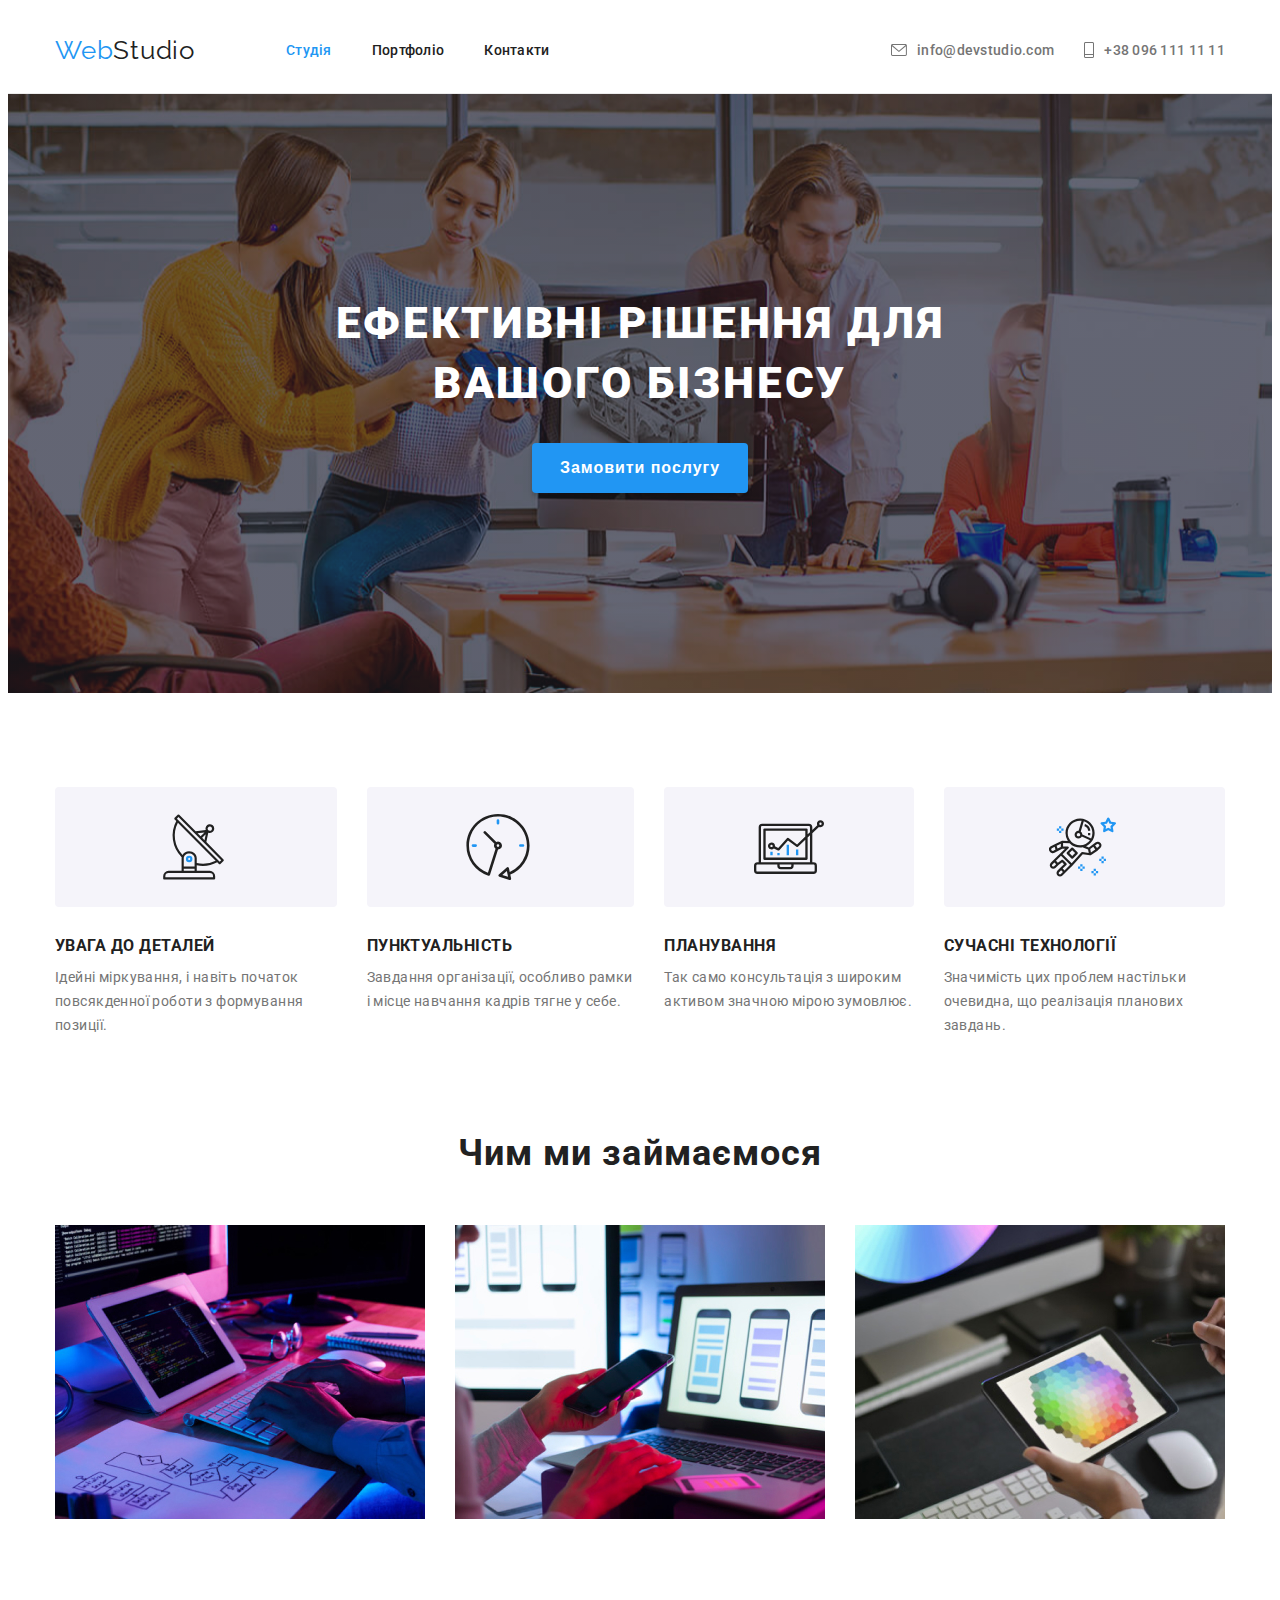
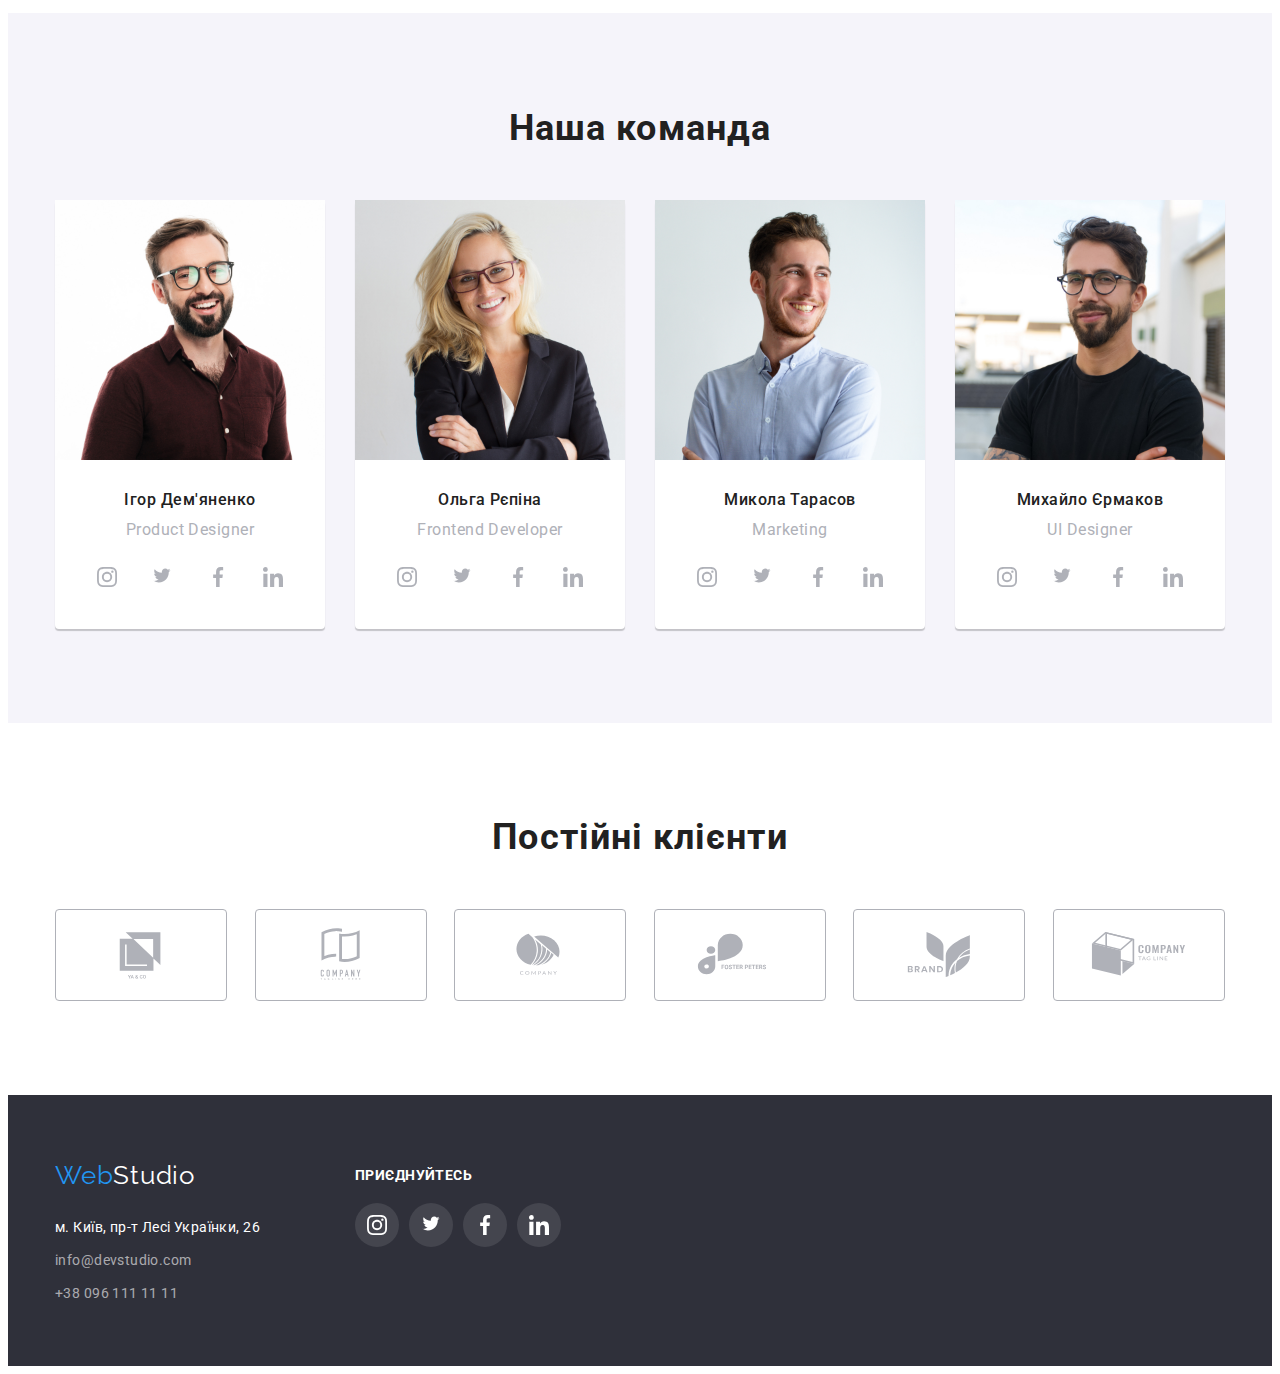
<file: index.html>
<!DOCTYPE html>
<html lang="uk">

<head>
    <meta charset="UTF-8">
    <meta http-equiv="X-UA-Compatible" content="IE=edge">
    <meta name="viewport" content="width=device-width, initial-scale=1.0">
    <title>WebStudio</title>
    <link rel="preconnect" href="https://fonts.googleapis.com">
    <link rel="preconnect" href="https://fonts.gstatic.com" crossorigin>
    <link
        href="https://fonts.googleapis.com/css2?family=Raleway:wght@700&family=Roboto:wght@400;500;700;900&display=swap"
        rel="stylesheet">
    <link rel="stylesheet" href="https://cdnjs.cloudflare.com/ajax/libs/modern-normalize/1.1.0/modern-normalize.min.css"
        integrity="sha512-wpPYUAdjBVSE4KJnH1VR1HeZfpl1ub8YT/NKx4PuQ5NmX2tKuGu6U/JRp5y+Y8XG2tV+wKQpNHVUX03MfMFn9Q=="
        crossorigin="anonymous" referrerpolicy="no-referrer" />
    <link rel="stylesheet" href="./css/styles.css">
</head>

<body>
    <header class="header">
        <div class="container header-content">
            <nav class="menu-link">
                <a href="./index.html" class="logo"><span class="blue">Web</span>Studio</a>
                <ul class="head-list">
                    <li class="list-nav"><a href="/goit-markup-hw-04/index.html" class="link active">Студія</a></li>
                    <li class="list-nav"><a href="/goit-markup-hw-04/portfolio.html" class="link">Портфоліо</a></li>
                    <li class="list-nav"><a href="" class="link">Контакти</a></li>
                </ul>
            </nav>

            <ul class="contacts">
                <li class="contacts-link">
                    <a href="mailto:info@devstudio.com" class="contact-link link">
                        <svg class="contact-icon envelope-contact">
                            <use href="./images/spite.svg#icon-envelope" width="16px" height="12px"></use>
                        </svg><span>info@devstudio.com</span></a>
                </li>
                <li class="contacts-link">
                    <a href="tel:+380961111111" class="contact-link link">
                        <svg class="contact-icon phone-contact">
                            <use href="./images/spite.svg#icon-mobile" width="10px" height="16px"></use>
                        </svg><span>+38 096 111 11 11</span></a>
                </li>
            </ul>
        </div>

    </header>


    <main>
        <!-- Ефективні рішення для вашого бізнесу -->
        <section class="interest hero">
            <div class="container">
                <h1 class="hero-title">Ефективні рішення для вашого бізнесу</h1>
                <button type="button" class="service">Замовити послугу</button>
            </div>
        </section>

        <!-- Чим ми займаємося -->
        <section class="work-section">
            <div class="container">
                <h2 class="hidden">Плюси</h2>
                <ul class="work">
                    <li class="work-list">
                        <div class="work-preview">
                            <svg class="work-icon">
                                <use href="./images/spite.svg#icon-antenna" width="65px" height="70px"></use>
                            </svg>
                        </div>
                        <h3 class="work-title">УВАГА ДО ДЕТАЛЕЙ</h3>
                        <p class="work-text">Ідейні міркування, і навіть початок повсякденної роботи з формування
                            позиції.
                        </p>
                    </li>
                    <li class="work-list">
                        <div class="work-preview">
                            <svg class="work-icon">
                                <use href="./images/spite.svg#icon-clock" width="66px" height="70px"></use>
                            </svg>
                        </div>
                        <h3 class="work-title">ПУНКТУАЛЬНІСТЬ</h3>
                        <p class="work-text">Завдання організації, особливо рамки і місце навчання кадрів тягне у себе.
                        </p>
                    </li>
                    <li class="work-list">
                        <div class="work-preview">
                            <svg class="work-icon">
                                <use href="./images/spite.svg#icon-diagram" width="70px" height="70px"></use>
                            </svg>
                        </div>
                        <h3 class="work-title">ПЛАНУВАННЯ</h3>
                        <p class="work-text">Так само консультація з широким активом значною мірою зумовлює.</p>
                    </li>
                    <li class="work-list">
                        <div class="work-preview">
                            <svg class="work-icon">
                                <use href="./images/spite.svg#icon-astronaut" width="67px" height="70px"></use>
                            </svg>
                        </div>
                        <h3 class="work-title">СУЧАСНІ ТЕХНОЛОГІЇ</h3>
                        <p class="work-text">Значимість цих проблем настільки очевидна, що реалізація планових завдань.
                        </p>
                    </li>
                </ul>
            </div>
        </section>
        <section class="interest">
            <div class="container">
                <h2 class="examples-title">Чим ми займаємося</h2>
                <ul class="examples-list">
                    <li class="examples-list-li"><img src="./images/direction1.jpg" alt="напрям один" width="370"></li>
                    <li class="examples-list-li"><img src="./images/direction2.jpg" alt="напрям два" width="370"></li>
                    <li class="examples-list-li"><img src="./images/direction3.jpg" alt="напрям три" width="370"></li>
                </ul>
            </div>
        </section>

        <!-- Наша команда -->
        <section class="our-team interest">
            <div class="container">
                <h2 class="section-title">Наша команда</h2>
                <ul class="best-team">
                    <li class="best-team-item">

                        <img src="./images/igor.jpg" alt="перший член команди" width="270">
                        <div class="best-team-descr">
                            <h3 class="name">Ігор Дем'яненко</h3>
                            <p class="profession" lang="en">Product Designer</p>
                            <ul class="reset-list team-device">
                                <li>
                                    <a href="" class="apps">
                                        <svg class="team-application">
                                            <use href="./images/spite.svg#icon-instagram" width="20px" height="20px">
                                            </use>
                                        </svg>
                                    </a>
                                </li>
                                <li>
                                    <a href="" class="apps">
                                        <svg class="team-application">
                                            <use href="./images/spite.svg#icon-twitter" width="20" height="17"></use>
                                        </svg>
                                    </a>
                                </li>
                                <li>
                                    <a href="" class="apps">
                                        <svg class="team-application">
                                            <use href="./images/spite.svg#icon-facebook" width="20px" height="20"></use>
                                        </svg>
                                    </a>
                                </li>
                                <li>
                                    <a href="" class="apps">
                                        <svg class="team-application">
                                            <use href="./images/spite.svg#icon-linkedin" width="20" height="20"></use>
                                        </svg>
                                    </a>
                                </li>
                            </ul>
                        </div>
                    </li>


                    <li class="best-team-item">
                        <img src="./images/olga.jpg" alt="другий член команди" width="270">
                        <div class="best-team-descr">
                            <h3 class="name">Ольга Рєпіна</h3>
                            <p class="profession">Frontend Developer</p>
                            <ul class="reset-list team-device">
                                <li>
                                    <a href="" class="apps">
                                        <svg class="team-application">
                                            <use href="./images/spite.svg#icon-instagram" width="20px" height="20px">
                                            </use>
                                        </svg>
                                    </a>
                                </li>
                                <li>
                                    <a href="" class="apps">
                                        <svg class="team-application">
                                            <use href="./images/spite.svg#icon-twitter" width="20" height="17"></use>
                                        </svg>
                                    </a>
                                </li>
                                <li>
                                    <a href="" class="apps">
                                        <svg class="team-application">
                                            <use href="./images/spite.svg#icon-facebook" width="20px" height="20"></use>
                                        </svg>
                                    </a>
                                </li>
                                <li>
                                    <a href="" class="apps">
                                        <svg class="team-application">
                                            <use href="./images/spite.svg#icon-linkedin" width="20" height="20"></use>
                                        </svg>
                                    </a>
                                </li>
                            </ul>
                        </div>
                    </li>
                    <li class="best-team-item">
                        <img src="./images/mykola.jpg" alt="третій член команди" width="270">
                        <div class="best-team-descr">
                            <h3 class="name">Микола Тарасов</h3>
                            <p class="profession" lang="en">Marketing</p>
                            <ul class="reset-list team-device">
                                <li>
                                    <a href="" class="apps">
                                        <svg class="team-application">
                                            <use href="./images/spite.svg#icon-instagram" width="20px" height="20px">
                                            </use>
                                        </svg>
                                    </a>
                                </li>
                                <li>
                                    <a href="" class="apps">
                                        <svg class="team-application">
                                            <use href="./images/spite.svg#icon-twitter" width="20" height="17"></use>
                                        </svg>
                                    </a>
                                </li>
                                <li>
                                    <a href="" class="apps">
                                        <svg class="team-application">
                                            <use href="./images/spite.svg#icon-facebook" width="20px" height="20"></use>
                                        </svg>
                                    </a>
                                </li>
                                <li>
                                    <a href="" class="apps">
                                        <svg class="team-application">
                                            <use href="./images/spite.svg#icon-linkedin" width="20" height="20"></use>
                                        </svg>
                                    </a>
                                </li>
                            </ul>
                        </div>
                    </li>
                    <li class="best-team-item">
                        <img src="./images/mykhailo.jpg" alt="четвертий член команди" width="270">
                        <div class="best-team-descr">
                            <h3 class="name">Михайло Єрмаков</h3>
                            <p class="profession" lang="en">UI Designer</p>
                            <ul class="reset-list team-device">
                                <li>
                                    <a href="" class="apps">
                                        <svg class="team-application">
                                            <use href="./images/spite.svg#icon-instagram" width="20px" height="20px">
                                            </use>
                                        </svg>
                                    </a>
                                </li>
                                <li>
                                    <a href="" class="apps">
                                        <svg class="team-application">
                                            <use href="./images/spite.svg#icon-twitter" width="20" height="17"></use>
                                        </svg>
                                    </a>
                                </li>
                                <li>
                                    <a href="" class="apps">
                                        <svg class="team-application">
                                            <use href="./images/spite.svg#icon-facebook" width="20px" height="20"></use>
                                        </svg>
                                    </a>
                                </li>
                                <li>
                                    <a href="" class="apps">
                                        <svg class="team-application">
                                            <use href="./images/spite.svg#icon-linkedin" width="20" height="20"></use>
                                        </svg>
                                    </a>
                                </li>
                            </ul>
                        </div>
                    </li>
                </ul>
            </div>
        </section>
        <!-- Постійні клієнти -->
        <section class="clients">
            <div class="container">
                <h2 class="clients-regular">Постійні клієнти</h2>
                <ul class="reset-list clients-picture">
                    <li class="clients-descr">
                        <a href="" class="clients-company">
                            <svg class="clients-name">
                                <use href="./images/spite.svg#icon-yaco" width="106" height="60"></use>
                            </svg>

                        </a>
                    </li>

                    <li class="clients-descr">
                        <a href="" class="clients-company">
                            <svg class="clients-name">
                                <use href="./images/spite.svg#icon-tagline" width="106" height="60"></use>
                            </svg>
                        </a>
                    </li>
                    <li class="clients-descr">
                        <a href="" class="clients-company">
                            <svg class="clients-name">
                                <use href="./images/spite.svg#icon-company" width="106" height="60"></use>
                            </svg>
                        </a>
                    </li>
                    <li class="clients-descr">
                        <a href="" class="clients-company">
                            <svg class="clients-name">
                                <use href="./images/spite.svg#icon-foster" width="106" height="60"></use>
                            </svg>
                        </a>
                    </li>
                    <li class="clients-descr">
                        <a href="" class="clients-company">
                            <svg class="clients-name">
                                <use href="./images/spite.svg#icon-brand" width="106" height="60"></use>
                            </svg>
                        </a>
                    </li>
                    <li class="clients-descr">
                        <a href="" class="clients-company">
                            <svg class="clients-name">
                                <use href="./images/spite.svg#icon-companytagline" width="106" height="60"></use>
                            </svg>
                        </a>
                    </li>

                </ul>
            </div>
        </section>
    </main>
    <footer class="footer">
        <div class="container footer-wrapper">
            <div class="footer-option">
                <a href="./index.html" class="logo-footer"><span class="blue">Web</span>Studio</a>
                <address>

                    <ul class="footer-list">
                        <li class="footer-list-item">
                            <a href="https://www.google.com/maps/place/%D0%9B%D0%B5%D1%81%D0%B8+%D0%A3%D0%BA%D1%80%D0%B0%D0%B8%D0%BD%D0%BA%D0%B8+7/@50.4340225,30.5316546,17z/data=!3m1!4b1!4m5!3m4!1s0x40d4cfd612e83011:0x87edecf81f4151b6!8m2!3d50.4340225!4d30.5316546"
                                class="footer-list">м.
                                Київ, пр-т Лесі Українки, 26</a>
                        </li>
                        <li class="footer-list-item">
                            <a href="mailto:info@devstudio.com" class="footer-nav">info@devstudio.com</a>
                        </li>
                        <li class="footer-list-item">
                            <a href="tel:+380961111111" class="footer-nav">+38 096 111 11 11</a>
                        </li>
                    </ul>
                </address>
            </div>
            <div class="footer-apps">
                <p class="enjoy">приєднуйтесь</p>
                <ul class="reset-list footer-list-nav">
                    <li>
                        <a href="" class="apps social-apps">
                            <svg class="team-application">
                                <use href="./images/spite.svg#icon-instagram" width="20px" height="20px"></use>
                            </svg>
                        </a>
                    </li>
                    <li>
                        <a href="" class="apps social-apps">
                            <svg class="team-application">
                                <use href="./images/spite.svg#icon-twitter" width="20" height="17"></use>
                            </svg>
                        </a>
                    </li>
                    <li>
                        <a href="" class="apps social-apps">
                            <svg class="team-application">
                                <use href="./images/spite.svg#icon-facebook" width="20px" height="20"></use>
                            </svg>
                        </a>
                    </li>
                    <li>
                        <a href="" class="apps social-apps">
                            <svg class="team-application">
                                <use href="./images/spite.svg#icon-linkedin" width="20" height="20"></use>
                            </svg>
                        </a>
                    </li>
                </ul>
            </div>

        </div>

    </footer>
</body>

</html>
</file>
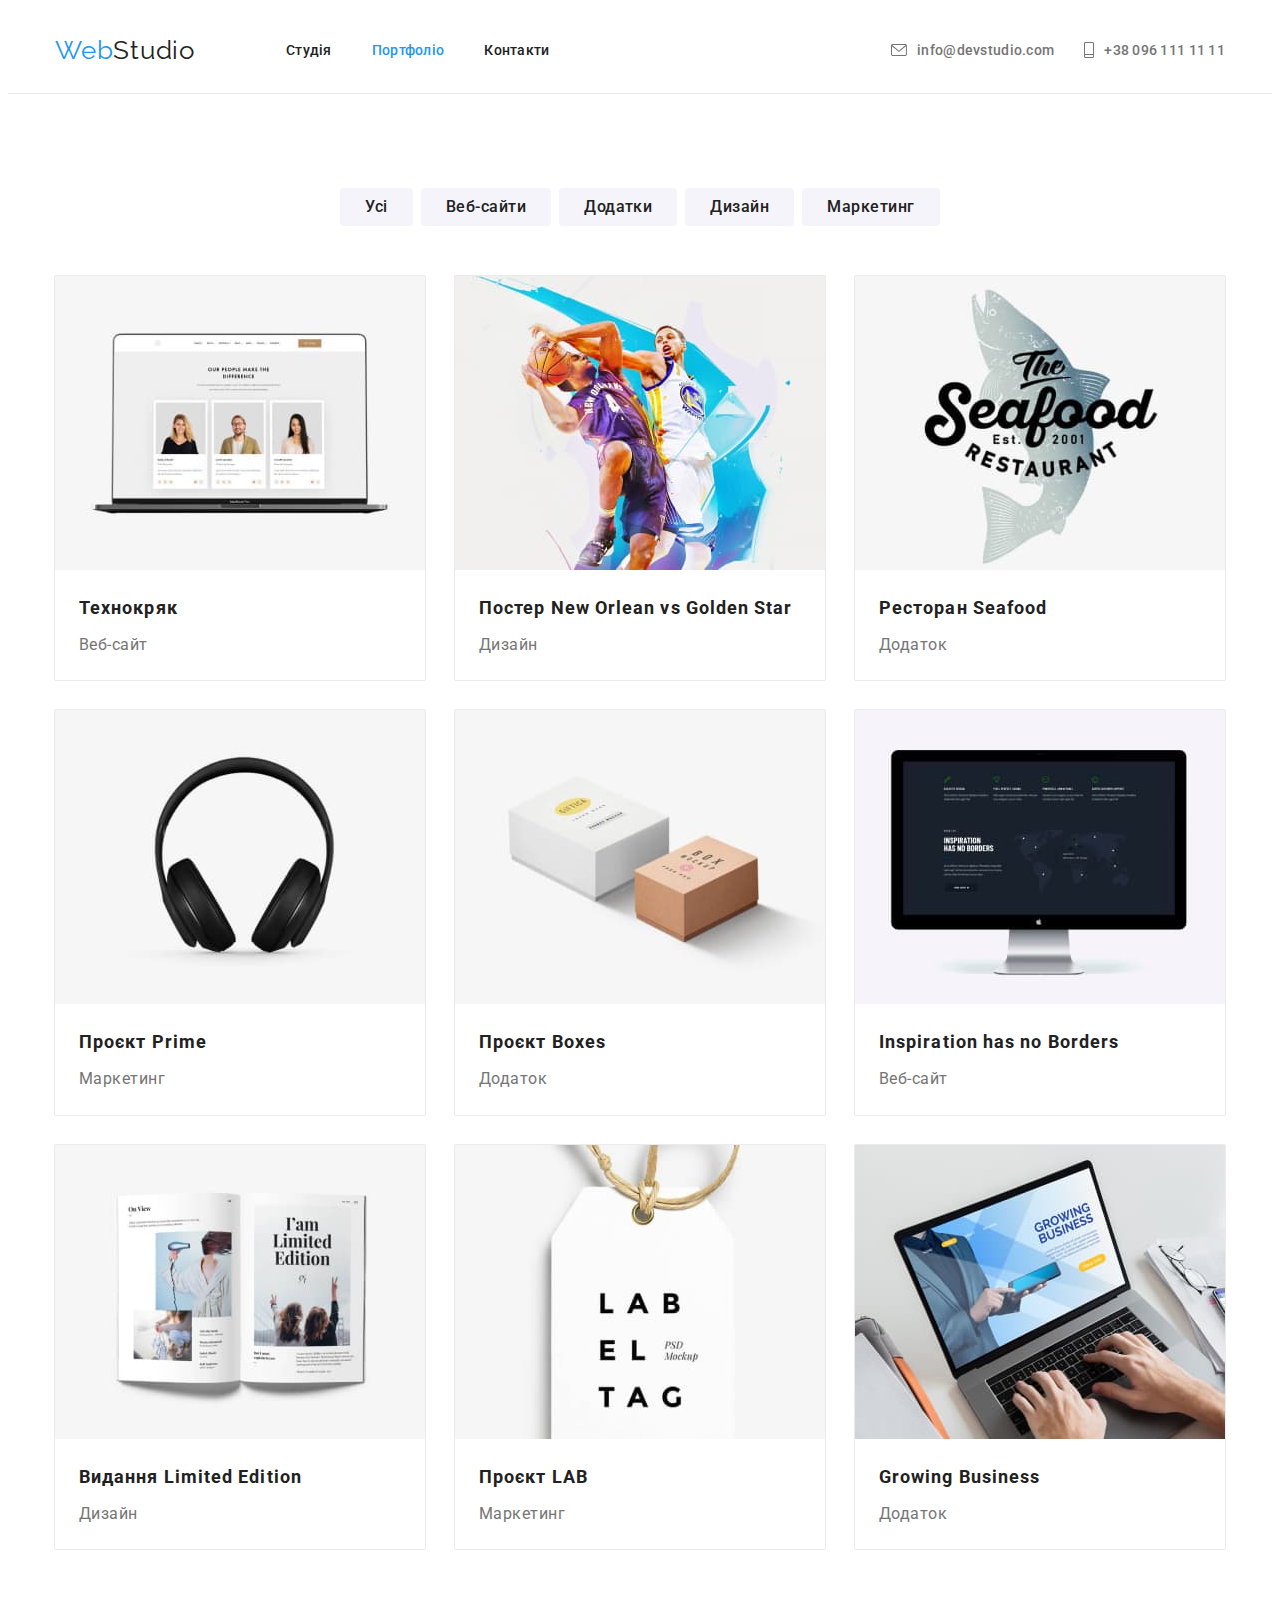
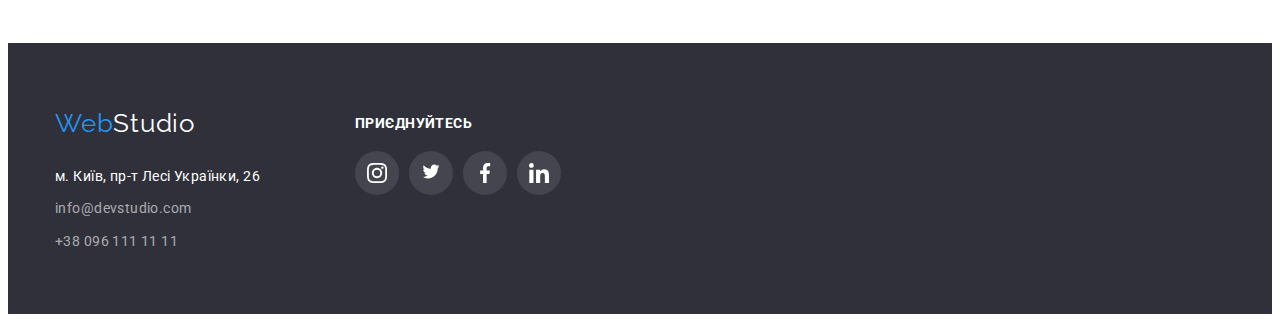
<file: portfolio.html>
<!DOCTYPE html>
<html lang="uk">

<head>
    <meta charset="UTF-8">
    <meta http-equiv="X-UA-Compatible" content="IE=edge">
    <meta name="viewport" content="width=device-width, initial-scale=1.0">
    <title>WebStudio</title>
    <link rel="preconnect" href="https://fonts.googleapis.com">
    <link rel="preconnect" href="https://fonts.gstatic.com" crossorigin>
    <link
        href="https://fonts.googleapis.com/css2?family=Raleway:wght@700&family=Roboto:wght@400;500;700;900&display=swap"
        rel="stylesheet">
    <link rel="stylesheet" href="https://cdnjs.cloudflare.com/ajax/libs/modern-normalize/1.1.0/modern-normalize.min.css"
        integrity="sha512-wpPYUAdjBVSE4KJnH1VR1HeZfpl1ub8YT/NKx4PuQ5NmX2tKuGu6U/JRp5y+Y8XG2tV+wKQpNHVUX03MfMFn9Q=="
        crossorigin="anonymous" referrerpolicy="no-referrer" />
    <link rel="stylesheet" href="./css/styles.css">
</head>

<body>

    <header class="header">
        <div class="container header-content">
            <nav class="menu-link">
                <a href="./index.html" class="logo"><span class="blue">Web</span>Studio</a>
                <ul class="head-list">
                    <li class="list-nav"><a href="/goit-markup-hw-04/index.html" class="link ">Студія</a></li>
                    <li class="list-nav"><a href="/goit-markup-hw-04/portfolio.html" class="link active">Портфоліо</a>
                    </li>
                    <li class="list-nav"><a href="" class="link">Контакти</a></li>
                </ul>
            </nav>

            <ul class="contacts">
                <li class="contacts-link">
                    <a href="mailto:info@devstudio.com" class="contact-link link">
                        <svg class="contact-icon envelope-contact">
                            <use href="./images/spite.svg#icon-envelope" width="16px" height="12px"></use>
                        </svg><span>info@devstudio.com</span></a>
                </li>
                <li class="contacts-link">
                    <a href="tel:+380961111111" class="contact-link link">
                        <svg class="contact-icon phone-contact">
                            <use href="./images/spite.svg#icon-mobile" width="10px" height="16px"></use>
                        </svg><span>+38 096 111 11 11</span></a>
                </li>
            </ul>
        </div>

    </header>



    <main>

        <section class="interest">
            <div class="container">
                <h1 class="hidden">Портфоліо</h1>
                <ul class="reset-list filter">
                    <li><button type="button" class="menu-button">Усі</button></li>
                    <li><button type="button" class="menu-button">Веб-сайти</button></li>
                    <li><button type="button" class="menu-button">Додатки</button></li>
                    <li><button type="button" class="menu-button">Дизайн</button></li>
                    <li><button type="button" class="menu-button">Маркетинг</button></li>
                </ul>

                <ul class="descr">

                    <li class="features">
                        <a class="card" href="">
                            <img src="./images/card1squoosh.jpg" alt="технологія" width="370">
                            <div class="features-descr">
                                <h2 class="title">Технокряк</h2>
                                <p class="menu">Веб-сайт</p>
                            </div>
                        </a>
                    </li>
                    <li class="features"><a class="card" href="">
                            <img src="./images/card2squoosh.jpg" alt="дизайн" width="370">
                            <div class="features-descr">
                                <h2 class="title">Постер New Orlean vs Golden Star</h2>
                                <p class="menu">Дизайн</p>
                            </div>
                        </a></li>
                    <li class="features"><a class="card" href="">
                            <img src="./images/card3squoosh.jpg" alt="ресторан" width="370">
                            <div class="features-descr">
                                <h2 class="title">Ресторан Seafood</h2>
                                <p class="menu">Додаток</p>
                            </div>
                        </a></li>
                    <li class="features"><a class="card" href="">
                            <img src="./images/card4squoosh.jpg" alt="маркетинг" width="370">
                            <div class="features-descr">
                                <h2 class="title">Проєкт Prime</h2>
                                <p class="menu">Маркетинг</p>
                            </div>
                        </a></li>
                    <li class="features"><a class="card" href="">
                            <img src="./images/card5squoosh.jpg" alt="додаток" width="370">
                            <div class="features-descr">
                                <h2 class="title">Проєкт Boxes</h2>
                                <p class="menu">Додаток</p>
                            </div>
                        </a></li>
                    <li class="features"><a class="card" href="">
                            <img src="./images/card6squoosh.jpg" alt="веб-сайт" width="370">
                            <div class="features-descr">
                                <h2 class="title">Inspiration has no Borders</h2>
                                <p class="menu">Веб-сайт</p>
                            </div>
                        </a></li>
                    <li class="features"><a class="card" href="">
                            <img src="./images/card7squoosh.jpg" alt="дизайн" width="370">
                            <div class="features-descr">
                                <h2 class="title">Видання Limited Edition</h2>
                                <p class="menu">Дизайн</p>
                            </div>
                        </a></li>
                    <li class="features"><a class="card" href="">
                            <img src="./images/card8squoosh.jpg" alt="Маркетинг" width="370">
                            <div class="features-descr">
                                <h2 class="title">Проєкт LAB</h2>
                                <p class="menu">Маркетинг</p>
                            </div>
                        </a></li>
                    <li class="features"><a class="card" href="">
                            <img src="./images/card9squoosh.jpg" alt="Додаток" width="370">
                            <div class="features-descr">
                                <h2 class="title">Growing Business</h2>
                                <p class="menu">Додаток</p>
                            </div>
                        </a></li>
                </ul>
            </div>
        </section>
    </main>

    <footer class="footer">
        <div class="container footer-wrapper">
            <div class="footer-option">
                <a href="./index.html" class="logo-footer"><span class="blue">Web</span>Studio</a>
                <address>

                    <ul class="footer-list">
                        <li class="footer-list-item">
                            <a href="https://www.google.com/maps/place/%D0%9B%D0%B5%D1%81%D0%B8+%D0%A3%D0%BA%D1%80%D0%B0%D0%B8%D0%BD%D0%BA%D0%B8+7/@50.4340225,30.5316546,17z/data=!3m1!4b1!4m5!3m4!1s0x40d4cfd612e83011:0x87edecf81f4151b6!8m2!3d50.4340225!4d30.5316546"
                                class="footer-list">м.
                                Київ, пр-т Лесі Українки, 26</a>
                        </li>
                        <li class="footer-list-item">
                            <a href="mailto:info@devstudio.com" class="footer-nav">info@devstudio.com</a>
                        </li>
                        <li class="footer-list-item">
                            <a href="tel:+380961111111" class="footer-nav">+38 096 111 11 11</a>
                        </li>
                    </ul>
                </address>
            </div>
            <div class="footer-apps">
                <p class="enjoy">приєднуйтесь</p>
                <ul class="reset-list footer-list-nav">
                    <li>
                        <a href="" class="apps social-apps">
                            <svg class="team-application">
                                <use href="./images/spite.svg#icon-instagram" width="20px" height="20px"></use>
                            </svg>
                        </a>
                    </li>
                    <li>
                        <a href="" class="apps social-apps">
                            <svg class="team-application">
                                <use href="./images/spite.svg#icon-twitter" width="20" height="17"></use>
                            </svg>
                        </a>
                    </li>
                    <li>
                        <a href="" class="apps social-apps">
                            <svg class="team-application">
                                <use href="./images/spite.svg#icon-facebook" width="20px" height="20"></use>
                            </svg>
                        </a>
                    </li>
                    <li>
                        <a href="" class="apps social-apps">
                            <svg class="team-application">
                                <use href="./images/spite.svg#icon-linkedin" width="20" height="20"></use>
                            </svg>
                        </a>
                    </li>
                </ul>
            </div>

        </div>

    </footer>
</body>

</html>
</file>
<file: css/styles.css>
html {
  box-sizing: border-box;
}

*,
*::before,
*::after {
  box-sizing: inherit;
}

:root {
  --title-text-color: #212121;
  --main-color-text: #757575;
  --secondary-color-text: #2196F3;
  --body-color-basic: #FFFFFF;
  --button-background: rgba(245, 244, 250, 1);
  --icon-color: rgba(175, 177, 184, 1);
}

body {
  font-family: 'Roboto', sans-serif;
  background-color: var(--body-color-basic);
  color: var(--title-text-color);
  font-size: 14px;

}

.hidden {
  visibility: hidden;
  overflow: hidden;
  height: 0;
  margin: 0;
}

.reset-list {
  margin: 0;
  padding: 0;
}

.reset-list li {
  list-style: none;
}

.interest {
  padding-top: 94px;
  padding-bottom: 94px;
}

.container {
  box-sizing: border-box;
  width: 1200px;
  padding: 0 15px;
  margin: 0 auto;
}

/* head */
.header {
  border-bottom: 1px solid rgba(236, 236, 236, 1);
}

.header-content {
  display: flex;
  justify-content: space-between;
  align-items: center;
}

.menu-link {
  display: flex;
  justify-content: space-between;
  align-items: center;
}

.logo {
  font-family: 'Raleway', sans-serif;
  font-size: 26px;
  line-height: 1.6;
  margin-right: 91px;
  text-decoration: none;
  color: var(--title-text-color);
  letter-spacing: 0.03em;

}

.logo .blue {
  color: var(--secondary-color-text);
}

.white {
  color: var(--body-color-basic);
}

.head-list {
  padding: 0;
  margin: 0;
  align-items: center;
  display: flex;
  letter-spacing: 0.02em;
  list-style: none;
}

.list-nav {

  padding-top: 34px;
  padding-bottom: 34px;
  margin-right: 40px;
}

.list-nav:last-child {
  margin: 0;

}

.contacts {
  display: flex;
  list-style-type: none;
  margin: 0;
  padding: 0;
}



.contacts-link {

  margin-right: 30px;

}

.contact-link {
  display: flex;
  gap: 10px;
  align-items: center;
}

.contact-link:hover .contact-icon,
.contact-link:focus .contact-icon {
  fill: var(--secondary-color-text);

}

.phone-contact {
  width: 10px;
  height: 16px;
}

.envelope-contact {
  width: 16px;
  height: 12px;
}

.contact-icon {
  fill: var(--main-color-text);
}


.contacts li:last-child {
  margin-right: 0;
}

.link {
  font-weight: 500;
  line-height: 1.2;
  text-decoration: none;
  color: var(--title-text-color);
  letter-spacing: 0.02em;
}

.contacts .link {
  color: var(--main-color-text);
}

.link:hover,
.link:focus,
.link.active {
  color: var(--secondary-color-text);
}

/* main studio */

/* choose */
.hero {
  background-color: #2F303A;
  text-align: center;
  padding-top: 200px;
  padding-bottom: 200px;
  background-image: linear-gradient(rgba(47, 48, 58, 0.4), rgba(47, 48, 58, 0.4)), url(../images/bg.png);
  background-position: center;
  background-repeat: no-repeat;
  max-width: 1600px;
  margin: 0 auto;
}

.hero-title {
  margin: 0 auto 30px auto;
  width: 696px;
  color: var(--body-color-basic);
  font-weight: 900;
  font-size: 44px;
  line-height: 1.36;
  text-transform: uppercase;
  text-align: center;
  letter-spacing: 0.06em;
}

.service {
  width: 216px;
  height: 50px;
  border: none;
  background: var(--secondary-color-text);
  box-shadow: 0px 4px 4px rgba(0, 0, 0, 0.15);
  border-radius: 4px;
  font-weight: 700;
  font-size: 16px;
  line-height: 1.9;
  text-align: center;
  color: var(--body-color-basic);
  cursor: pointer;
  letter-spacing: 0.06em;
}

/* <!-- Чим ми займаємося --> */
.work-section {
  padding: 94px 0 0 0;
}

.work {
  display: flex;
  gap: 30px;
  margin: 0;
  padding: 0;
  justify-content: space-between;
  line-height: 1.2;
  color: var(--title-text-color);
  list-style: none;
}


.work-title {
  line-height: 1.15;
  text-transform: uppercase;
  letter-spacing: 0.03em;
  padding: 0;
  margin: 0;
}


.work-text {
  line-height: 1.71;
  color: var(--main-color-text);
  letter-spacing: 0.03em;
  padding: 0;
  margin: 10px 0 0 0;
}

.work-preview {
  display: flex;
  justify-content: center;
  align-items: center;
  text-align: center;
  margin-bottom: 30px;
  border-radius: 4px;
  min-height: 120px;
  background-color: var(--button-background);
}

.work-icon {
  width: 70px;
  height: 70px;
}

/* Приклади */
.examples-title {
  margin: 0 0 50px 0;
  font-size: 36px;
  Line-height: 1.2;
  letter-spacing: 0.03em;
  text-align: center;
  color: var(--title-text-color);
  letter-spacing: 0.03em;
}

.examples-list {
  display: flex;
  justify-content: space-between;
  list-style-type: none;
  margin: 0;
  padding: 0;
}

.examples-list-li {
  display: block;
}

.examples-list li:last-child {
  margin-right: 0;
}

img {
  display: block;
}

/* < !-- Наша команда --> */
.section-title {
  margin: 0 0 50px 0;
  font-size: 36px;
  line-height: 1.2;
  text-align: center;
  letter-spacing: 0.03em;
}

.our-team {

  background-color: rgba(245, 244, 250, 1);
}

.best-team {
  display: flex;
  padding: 0;
  margin: 0;
  font-size: 36px;
  line-height: 1.2;
  color: var(--title-text-color);
  list-style-type: none;
  letter-spacing: 0.03em;
}


.best-team-item {
  margin-right: 30px;
  background-color: var(--body-color-basic);
  border-radius: 4px;
  box-shadow: 0px 2px 1px 0px rgba(0, 0, 0, 0.2);

}

.team-application {
  fill: var(--icon-color);
  width: 20px;
  height: 20px;
}

.apps.social-apps .team-application {
  fill: var(--body-color-basic);
}

.apps {
  display: flex;
  justify-content: center;
  align-items: center;
  text-decoration: none;
  width: 44px;
  height: 44px;
  border-radius: 50%;
  background-color: rgba(255, 255, 255, 0.1);
  margin-right: 10px;
}

.apps:last-child {
  margin-right: 0;
}

.apps:hover,
.apps:focus {
  background-color: var(--secondary-color-text);
}

.apps:hover .team-application,
.apps:focus .team-application {
  fill: var(--body-color-basic);
}



.team-device {
  display: flex;
  justify-content: space-between;
  margin-top: 16px;
}

.best-team-item:last-child {
  margin-right: 0;
}

.best-team-descr {
  padding: 30px;
}

.name {
  font-weight: 500;
  margin: 0 0 10px 0;
  font-size: 16px;
  line-height: 1.2;
  letter-spacing: 0.03em;
  text-align: center;
}

.profession {
  color: var(--icon-color);
  margin: 0;
  font-size: 16px;
  line-height: 1.2;
  text-align: center;
  letter-spacing: 0.03em;
}

/* заголовок */
.clients-regular {
  margin: 0 0 50px 0;
  padding: 0;
  text-align: center;
  font-size: 36px;
  line-height: 1.16;
  letter-spacing: 0.03em;
}

.clients {
  padding: 94px 0;
}

.clients-list {
  display: flex;
}

.clients-picture {
  display: flex;
  margin: 0;
  justify-content: space-between;
  align-items: center;
  list-style: none;
  padding: 0;
}

.clients-company {
  display: flex;
  justify-content: center;
  align-items: center;
  width: 172px;
  height: 92px;

  border: 1px solid var(--icon-color);
  border-radius: 4px;


}

.clients-descr {
  display: flex;

}

.clients-name {
  width: 106px;
  height: 60px;
  fill: var(--icon-color);
}

.clients-company:hover .clients-name,
.clients-company:focus .clients-name {
  fill: var(--secondary-color-text);
}

.clients-picture {
  display: flex;
}


/* portfolio */


.filter {
  display: flex;
  gap: 8px;
  justify-content: center;
  margin-bottom: 50px;
}

.menu-button {
  background-color: var(--button-background);
  font-weight: 500;
  font-size: 16px;
  line-height: 1.6;
  color: var(--title-text-color);
  border-radius: 4px;
  border: none;
  cursor: pointer;
  font-family: inherit;
  letter-spacing: 0.03em;
  padding: 6px 25px;
  height: 38px;
  border-radius: 4px;
}


.menu-button:hover,
.menu-button:focus {
  background: var(--secondary-color-text);
  color: rgba(245, 244, 250, 1);
  cursor: pointer;
  box-shadow: 0px 2px 2px 0px rgba(0, 0, 0, 0.12);

}


.descr {
  display: flex;
  flex-wrap: wrap;
  gap: 30px;
  padding: 0;
  margin: 0;
  list-style-type: none;
  text-decoration: none;
}


.features-descr {
  padding: 20px 24px;
}

.title {
  margin: 0 0 4px 0;
  font-size: 18px;
  line-height: 2;
  letter-spacing: 2px;
  color: var(--title-text-color);
  text-decoration: none;
  letter-spacing: 0.06em;
}

.card {
  display: block;
  box-shadow: 0 0 1px #888;
  text-decoration: none;
}

.card:hover {
  box-shadow: 1px 4px 6px 0px rgba(0, 0, 0, 0.16),
    0px 4px 4px 0px rgba(0, 0, 0, 0.06),
    0px 1px 1px 0px rgba(0, 0, 0, 0.12);
}

.menu {
  margin: 0;
  font-size: 16px;
  line-height: 1.9;
  color: var(--main-color-text);
  letter-spacing: 0.03em;
}

/* footer */

.footer {
  padding-top: 60px;
  padding-bottom: 60px;
  background-color: #2F303A;
}

.logo-footer {
  font-family: 'Raleway', sans-serif;
  font-size: 26px;
  line-height: 1.6;
  text-decoration: none;
  color: var(--body-color-basic);
  letter-spacing: 0.03em;
}

.logo-footer .blue {
  color: var(--secondary-color-text);
}

.footer-list {
  padding: 0;
  margin: 20px 0 0 0;
  line-height: 1.7;
  color: var(--body-color-basic);
  text-decoration: none;
  list-style: none;
  font-style: normal;
  letter-spacing: 0.03em;
}

.footer-list-item {
  margin-bottom: 9px;
}

.footer-list-item:last-child {
  margin-bottom: 0;
}

.footer-nav {
  line-height: 1.7;
  color: rgba(255, 255, 255, 0.6);
  text-decoration: none;
  font-style: normal;
  Letter-spacing: 0.03em;
}

.footer-wrapper {
  display: flex;
}

.footer-option {

  width: 270px;
  margin: 0;
  padding: 0;
}



.footer-apps {
  margin: 12px 0 0 30px;
  padding: 0;
}

.enjoy {
  margin: 0 0 20px 0;
  font-weight: 700;
  font-size: 14px;
  line-height: 16px;
  letter-spacing: 0.03em;
  text-transform: uppercase;
  color: rgba(255, 255, 255, 1);

}

.footer-list-nav {
  gap: 10px;
  display: flex;
  justify-content: space-between;
  align-items: center;
}



.footer-nav:hover,
.footer-nav:focus {
  color: var(--secondary-color-text);

}
</file>
